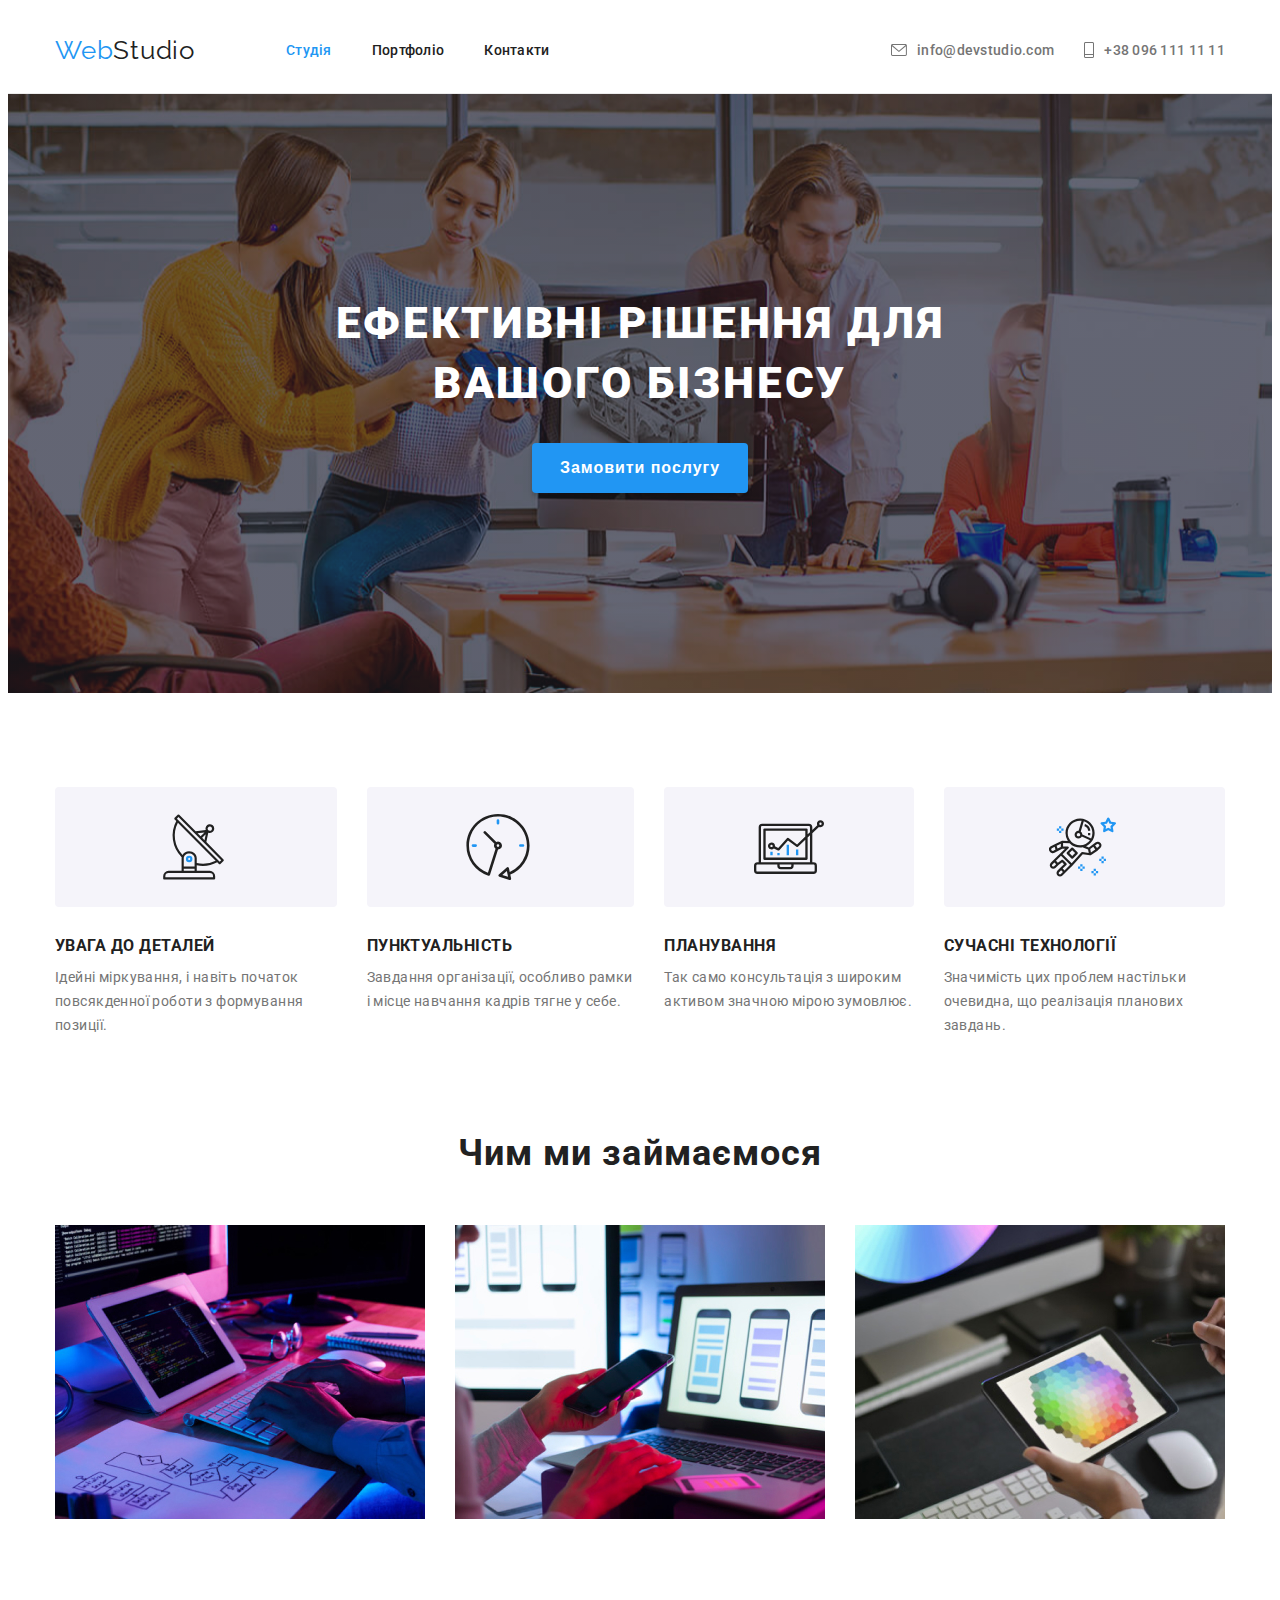
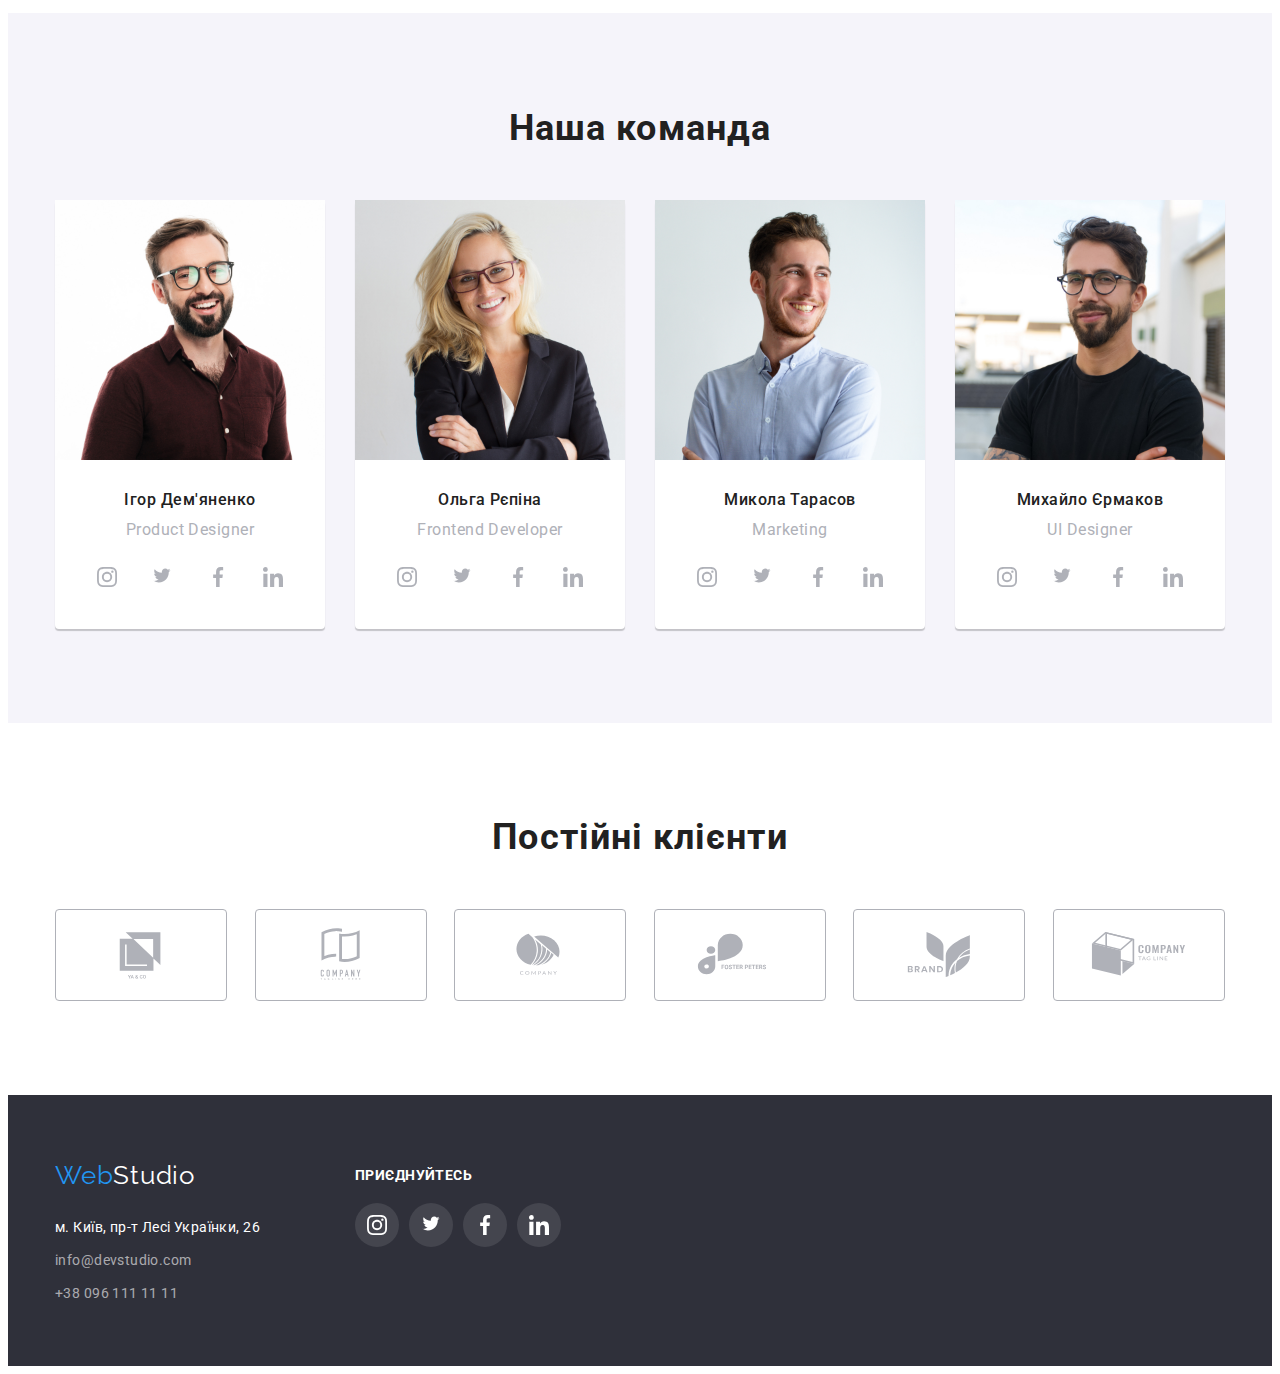
<file: index.html>
<!DOCTYPE html>
<html lang="uk">

<head>
    <meta charset="UTF-8">
    <meta http-equiv="X-UA-Compatible" content="IE=edge">
    <meta name="viewport" content="width=device-width, initial-scale=1.0">
    <title>WebStudio</title>
    <link rel="preconnect" href="https://fonts.googleapis.com">
    <link rel="preconnect" href="https://fonts.gstatic.com" crossorigin>
    <link
        href="https://fonts.googleapis.com/css2?family=Raleway:wght@700&family=Roboto:wght@400;500;700;900&display=swap"
        rel="stylesheet">
    <link rel="stylesheet" href="https://cdnjs.cloudflare.com/ajax/libs/modern-normalize/1.1.0/modern-normalize.min.css"
        integrity="sha512-wpPYUAdjBVSE4KJnH1VR1HeZfpl1ub8YT/NKx4PuQ5NmX2tKuGu6U/JRp5y+Y8XG2tV+wKQpNHVUX03MfMFn9Q=="
        crossorigin="anonymous" referrerpolicy="no-referrer" />
    <link rel="stylesheet" href="./css/styles.css">
</head>

<body>
    <header class="header">
        <div class="container header-content">
            <nav class="menu-link">
                <a href="./index.html" class="logo"><span class="blue">Web</span>Studio</a>
                <ul class="head-list">
                    <li class="list-nav"><a href="/goit-markup-hw-04/index.html" class="link active">Студія</a></li>
                    <li class="list-nav"><a href="/goit-markup-hw-04/portfolio.html" class="link">Портфоліо</a></li>
                    <li class="list-nav"><a href="" class="link">Контакти</a></li>
                </ul>
            </nav>

            <ul class="contacts">
                <li class="contacts-link">
                    <a href="mailto:info@devstudio.com" class="contact-link link">
                        <svg class="contact-icon envelope-contact">
                            <use href="./images/spite.svg#icon-envelope" width="16px" height="12px"></use>
                        </svg><span>info@devstudio.com</span></a>
                </li>
                <li class="contacts-link">
                    <a href="tel:+380961111111" class="contact-link link">
                        <svg class="contact-icon phone-contact">
                            <use href="./images/spite.svg#icon-mobile" width="10px" height="16px"></use>
                        </svg><span>+38 096 111 11 11</span></a>
                </li>
            </ul>
        </div>

    </header>


    <main>
        <!-- Ефективні рішення для вашого бізнесу -->
        <section class="interest hero">
            <div class="container">
                <h1 class="hero-title">Ефективні рішення для вашого бізнесу</h1>
                <button type="button" class="service">Замовити послугу</button>
            </div>
        </section>

        <!-- Чим ми займаємося -->
        <section class="work-section">
            <div class="container">
                <h2 class="hidden">Плюси</h2>
                <ul class="work">
                    <li class="work-list">
                        <div class="work-preview">
                            <svg class="work-icon">
                                <use href="./images/spite.svg#icon-antenna" width="65px" height="70px"></use>
                            </svg>
                        </div>
                        <h3 class="work-title">УВАГА ДО ДЕТАЛЕЙ</h3>
                        <p class="work-text">Ідейні міркування, і навіть початок повсякденної роботи з формування
                            позиції.
                        </p>
                    </li>
                    <li class="work-list">
                        <div class="work-preview">
                            <svg class="work-icon">
                                <use href="./images/spite.svg#icon-clock" width="66px" height="70px"></use>
                            </svg>
                        </div>
                        <h3 class="work-title">ПУНКТУАЛЬНІСТЬ</h3>
                        <p class="work-text">Завдання організації, особливо рамки і місце навчання кадрів тягне у себе.
                        </p>
                    </li>
                    <li class="work-list">
                        <div class="work-preview">
                            <svg class="work-icon">
                                <use href="./images/spite.svg#icon-diagram" width="70px" height="70px"></use>
                            </svg>
                        </div>
                        <h3 class="work-title">ПЛАНУВАННЯ</h3>
                        <p class="work-text">Так само консультація з широким активом значною мірою зумовлює.</p>
                    </li>
                    <li class="work-list">
                        <div class="work-preview">
                            <svg class="work-icon">
                                <use href="./images/spite.svg#icon-astronaut" width="67px" height="70px"></use>
                            </svg>
                        </div>
                        <h3 class="work-title">СУЧАСНІ ТЕХНОЛОГІЇ</h3>
                        <p class="work-text">Значимість цих проблем настільки очевидна, що реалізація планових завдань.
                        </p>
                    </li>
                </ul>
            </div>
        </section>
        <section class="interest">
            <div class="container">
                <h2 class="examples-title">Чим ми займаємося</h2>
                <ul class="examples-list">
                    <li class="examples-list-li"><img src="./images/direction1.jpg" alt="напрям один" width="370"></li>
                    <li class="examples-list-li"><img src="./images/direction2.jpg" alt="напрям два" width="370"></li>
                    <li class="examples-list-li"><img src="./images/direction3.jpg" alt="напрям три" width="370"></li>
                </ul>
            </div>
        </section>

        <!-- Наша команда -->
        <section class="our-team interest">
            <div class="container">
                <h2 class="section-title">Наша команда</h2>
                <ul class="best-team">
                    <li class="best-team-item">

                        <img src="./images/igor.jpg" alt="перший член команди" width="270">
                        <div class="best-team-descr">
                            <h3 class="name">Ігор Дем'яненко</h3>
                            <p class="profession" lang="en">Product Designer</p>
                            <ul class="reset-list team-device">
                                <li>
                                    <a href="" class="apps">
                                        <svg class="team-application">
                                            <use href="./images/spite.svg#icon-instagram" width="20px" height="20px">
                                            </use>
                                        </svg>
                                    </a>
                                </li>
                                <li>
                                    <a href="" class="apps">
                                        <svg class="team-application">
                                            <use href="./images/spite.svg#icon-twitter" width="20" height="17"></use>
                                        </svg>
                                    </a>
                                </li>
                                <li>
                                    <a href="" class="apps">
                                        <svg class="team-application">
                                            <use href="./images/spite.svg#icon-facebook" width="20px" height="20"></use>
                                        </svg>
                                    </a>
                                </li>
                                <li>
                                    <a href="" class="apps">
                                        <svg class="team-application">
                                            <use href="./images/spite.svg#icon-linkedin" width="20" height="20"></use>
                                        </svg>
                                    </a>
                                </li>
                            </ul>
                        </div>
                    </li>


                    <li class="best-team-item">
                        <img src="./images/olga.jpg" alt="другий член команди" width="270">
                        <div class="best-team-descr">
                            <h3 class="name">Ольга Рєпіна</h3>
                            <p class="profession">Frontend Developer</p>
                            <ul class="reset-list team-device">
                                <li>
                                    <a href="" class="apps">
                                        <svg class="team-application">
                                            <use href="./images/spite.svg#icon-instagram" width="20px" height="20px">
                                            </use>
                                        </svg>
                                    </a>
                                </li>
                                <li>
                                    <a href="" class="apps">
                                        <svg class="team-application">
                                            <use href="./images/spite.svg#icon-twitter" width="20" height="17"></use>
                                        </svg>
                                    </a>
                                </li>
                                <li>
                                    <a href="" class="apps">
                                        <svg class="team-application">
                                            <use href="./images/spite.svg#icon-facebook" width="20px" height="20"></use>
                                        </svg>
                                    </a>
                                </li>
                                <li>
                                    <a href="" class="apps">
                                        <svg class="team-application">
                                            <use href="./images/spite.svg#icon-linkedin" width="20" height="20"></use>
                                        </svg>
                                    </a>
                                </li>
                            </ul>
                        </div>
                    </li>
                    <li class="best-team-item">
                        <img src="./images/mykola.jpg" alt="третій член команди" width="270">
                        <div class="best-team-descr">
                            <h3 class="name">Микола Тарасов</h3>
                            <p class="profession" lang="en">Marketing</p>
                            <ul class="reset-list team-device">
                                <li>
                                    <a href="" class="apps">
                                        <svg class="team-application">
                                            <use href="./images/spite.svg#icon-instagram" width="20px" height="20px">
                                            </use>
                                        </svg>
                                    </a>
                                </li>
                                <li>
                                    <a href="" class="apps">
                                        <svg class="team-application">
                                            <use href="./images/spite.svg#icon-twitter" width="20" height="17"></use>
                                        </svg>
                                    </a>
                                </li>
                                <li>
                                    <a href="" class="apps">
                                        <svg class="team-application">
                                            <use href="./images/spite.svg#icon-facebook" width="20px" height="20"></use>
                                        </svg>
                                    </a>
                                </li>
                                <li>
                                    <a href="" class="apps">
                                        <svg class="team-application">
                                            <use href="./images/spite.svg#icon-linkedin" width="20" height="20"></use>
                                        </svg>
                                    </a>
                                </li>
                            </ul>
                        </div>
                    </li>
                    <li class="best-team-item">
                        <img src="./images/mykhailo.jpg" alt="четвертий член команди" width="270">
                        <div class="best-team-descr">
                            <h3 class="name">Михайло Єрмаков</h3>
                            <p class="profession" lang="en">UI Designer</p>
                            <ul class="reset-list team-device">
                                <li>
                                    <a href="" class="apps">
                                        <svg class="team-application">
                                            <use href="./images/spite.svg#icon-instagram" width="20px" height="20px">
                                            </use>
                                        </svg>
                                    </a>
                                </li>
                                <li>
                                    <a href="" class="apps">
                                        <svg class="team-application">
                                            <use href="./images/spite.svg#icon-twitter" width="20" height="17"></use>
                                        </svg>
                                    </a>
                                </li>
                                <li>
                                    <a href="" class="apps">
                                        <svg class="team-application">
                                            <use href="./images/spite.svg#icon-facebook" width="20px" height="20"></use>
                                        </svg>
                                    </a>
                                </li>
                                <li>
                                    <a href="" class="apps">
                                        <svg class="team-application">
                                            <use href="./images/spite.svg#icon-linkedin" width="20" height="20"></use>
                                        </svg>
                                    </a>
                                </li>
                            </ul>
                        </div>
                    </li>
                </ul>
            </div>
        </section>
        <!-- Постійні клієнти -->
        <section class="clients">
            <div class="container">
                <h2 class="clients-regular">Постійні клієнти</h2>
                <ul class="reset-list clients-picture">
                    <li class="clients-descr">
                        <a href="" class="clients-company">
                            <svg class="clients-name">
                                <use href="./images/spite.svg#icon-yaco" width="106" height="60"></use>
                            </svg>

                        </a>
                    </li>

                    <li class="clients-descr">
                        <a href="" class="clients-company">
                            <svg class="clients-name">
                                <use href="./images/spite.svg#icon-tagline" width="106" height="60"></use>
                            </svg>
                        </a>
                    </li>
                    <li class="clients-descr">
                        <a href="" class="clients-company">
                            <svg class="clients-name">
                                <use href="./images/spite.svg#icon-company" width="106" height="60"></use>
                            </svg>
                        </a>
                    </li>
                    <li class="clients-descr">
                        <a href="" class="clients-company">
                            <svg class="clients-name">
                                <use href="./images/spite.svg#icon-foster" width="106" height="60"></use>
                            </svg>
                        </a>
                    </li>
                    <li class="clients-descr">
                        <a href="" class="clients-company">
                            <svg class="clients-name">
                                <use href="./images/spite.svg#icon-brand" width="106" height="60"></use>
                            </svg>
                        </a>
                    </li>
                    <li class="clients-descr">
                        <a href="" class="clients-company">
                            <svg class="clients-name">
                                <use href="./images/spite.svg#icon-companytagline" width="106" height="60"></use>
                            </svg>
                        </a>
                    </li>

                </ul>
            </div>
        </section>
    </main>
    <footer class="footer">
        <div class="container footer-wrapper">
            <div class="footer-option">
                <a href="./index.html" class="logo-footer"><span class="blue">Web</span>Studio</a>
                <address>

                    <ul class="footer-list">
                        <li class="footer-list-item">
                            <a href="https://www.google.com/maps/place/%D0%9B%D0%B5%D1%81%D0%B8+%D0%A3%D0%BA%D1%80%D0%B0%D0%B8%D0%BD%D0%BA%D0%B8+7/@50.4340225,30.5316546,17z/data=!3m1!4b1!4m5!3m4!1s0x40d4cfd612e83011:0x87edecf81f4151b6!8m2!3d50.4340225!4d30.5316546"
                                class="footer-list">м.
                                Київ, пр-т Лесі Українки, 26</a>
                        </li>
                        <li class="footer-list-item">
                            <a href="mailto:info@devstudio.com" class="footer-nav">info@devstudio.com</a>
                        </li>
                        <li class="footer-list-item">
                            <a href="tel:+380961111111" class="footer-nav">+38 096 111 11 11</a>
                        </li>
                    </ul>
                </address>
            </div>
            <div class="footer-apps">
                <p class="enjoy">приєднуйтесь</p>
                <ul class="reset-list footer-list-nav">
                    <li>
                        <a href="" class="apps social-apps">
                            <svg class="team-application">
                                <use href="./images/spite.svg#icon-instagram" width="20px" height="20px"></use>
                            </svg>
                        </a>
                    </li>
                    <li>
                        <a href="" class="apps social-apps">
                            <svg class="team-application">
                                <use href="./images/spite.svg#icon-twitter" width="20" height="17"></use>
                            </svg>
                        </a>
                    </li>
                    <li>
                        <a href="" class="apps social-apps">
                            <svg class="team-application">
                                <use href="./images/spite.svg#icon-facebook" width="20px" height="20"></use>
                            </svg>
                        </a>
                    </li>
                    <li>
                        <a href="" class="apps social-apps">
                            <svg class="team-application">
                                <use href="./images/spite.svg#icon-linkedin" width="20" height="20"></use>
                            </svg>
                        </a>
                    </li>
                </ul>
            </div>

        </div>

    </footer>
</body>

</html>
</file>
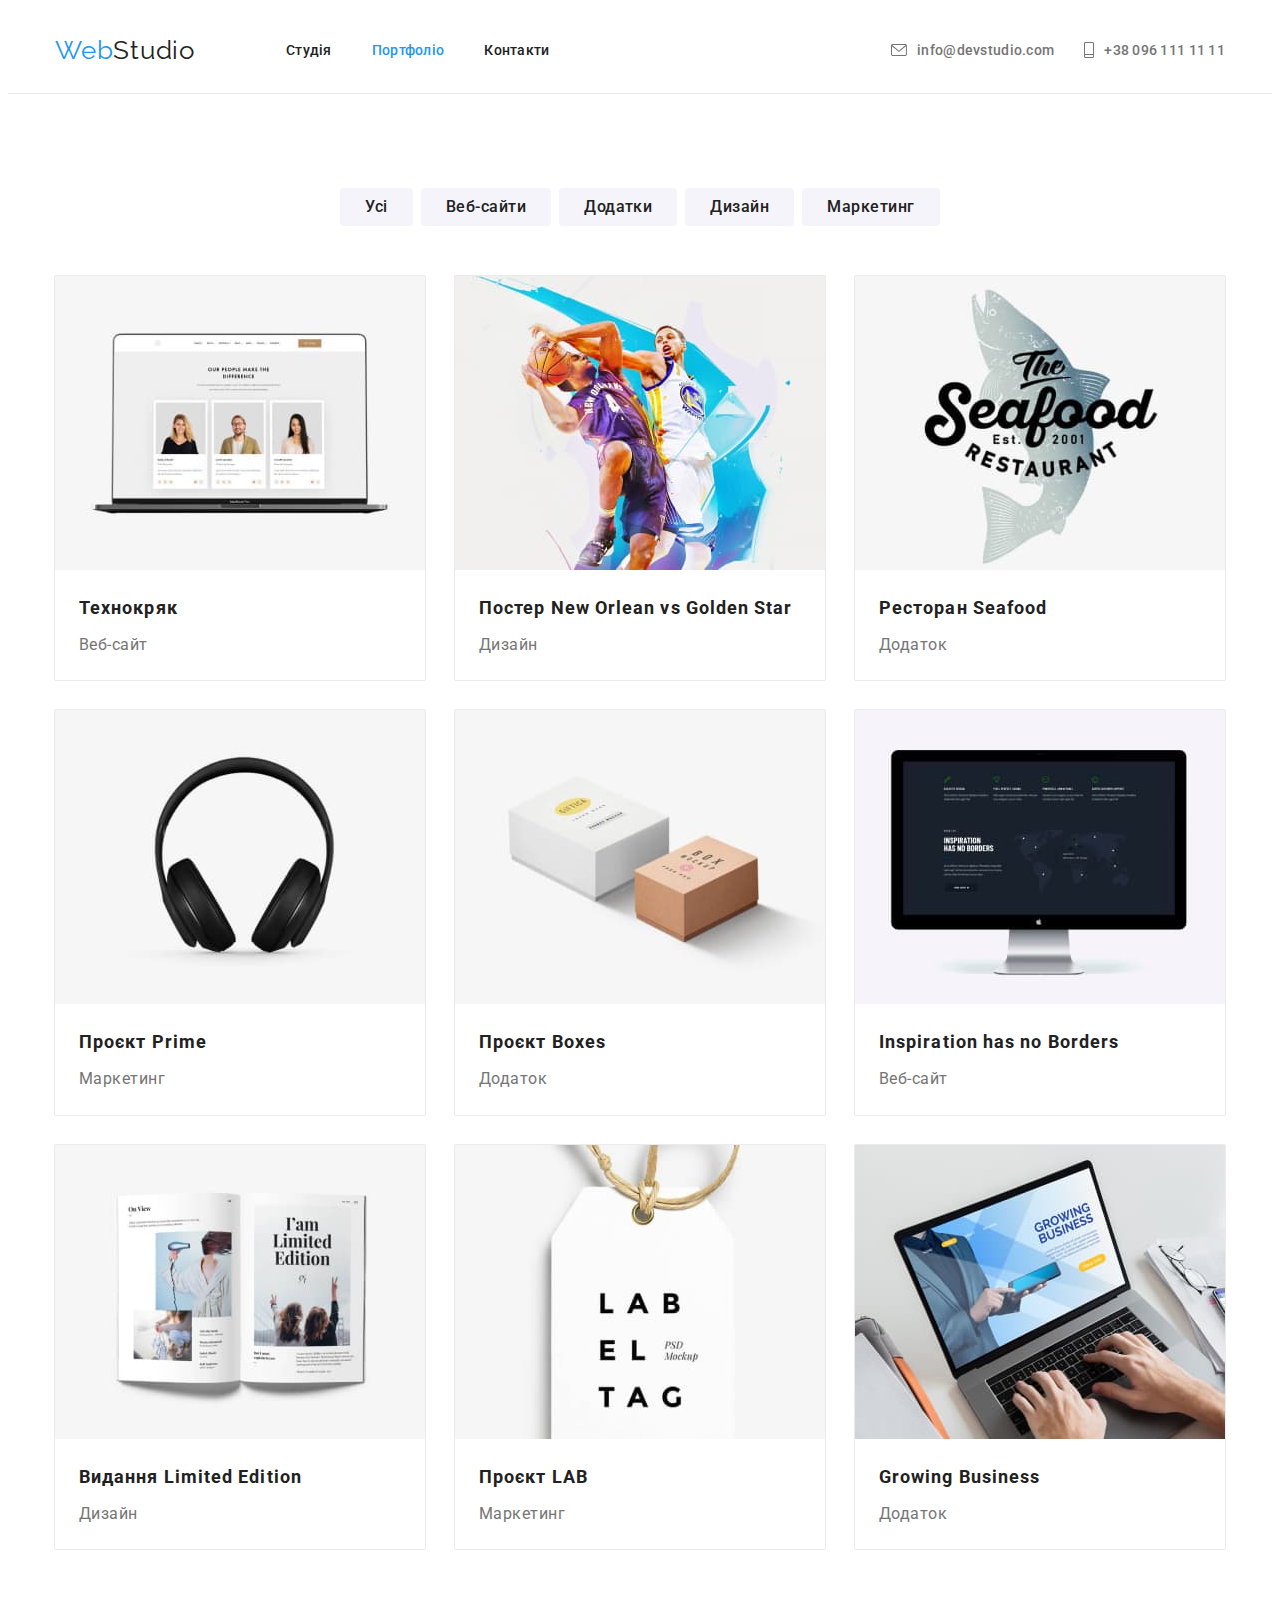
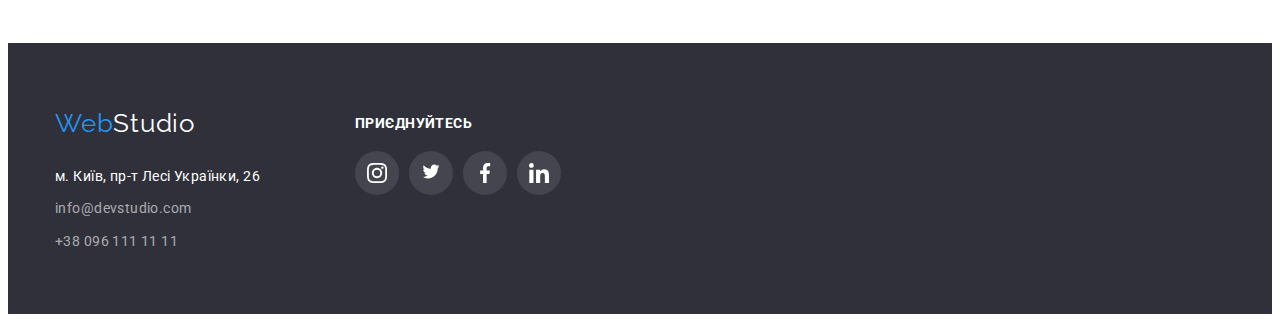
<file: portfolio.html>
<!DOCTYPE html>
<html lang="uk">

<head>
    <meta charset="UTF-8">
    <meta http-equiv="X-UA-Compatible" content="IE=edge">
    <meta name="viewport" content="width=device-width, initial-scale=1.0">
    <title>WebStudio</title>
    <link rel="preconnect" href="https://fonts.googleapis.com">
    <link rel="preconnect" href="https://fonts.gstatic.com" crossorigin>
    <link
        href="https://fonts.googleapis.com/css2?family=Raleway:wght@700&family=Roboto:wght@400;500;700;900&display=swap"
        rel="stylesheet">
    <link rel="stylesheet" href="https://cdnjs.cloudflare.com/ajax/libs/modern-normalize/1.1.0/modern-normalize.min.css"
        integrity="sha512-wpPYUAdjBVSE4KJnH1VR1HeZfpl1ub8YT/NKx4PuQ5NmX2tKuGu6U/JRp5y+Y8XG2tV+wKQpNHVUX03MfMFn9Q=="
        crossorigin="anonymous" referrerpolicy="no-referrer" />
    <link rel="stylesheet" href="./css/styles.css">
</head>

<body>

    <header class="header">
        <div class="container header-content">
            <nav class="menu-link">
                <a href="./index.html" class="logo"><span class="blue">Web</span>Studio</a>
                <ul class="head-list">
                    <li class="list-nav"><a href="/goit-markup-hw-04/index.html" class="link ">Студія</a></li>
                    <li class="list-nav"><a href="/goit-markup-hw-04/portfolio.html" class="link active">Портфоліо</a>
                    </li>
                    <li class="list-nav"><a href="" class="link">Контакти</a></li>
                </ul>
            </nav>

            <ul class="contacts">
                <li class="contacts-link">
                    <a href="mailto:info@devstudio.com" class="contact-link link">
                        <svg class="contact-icon envelope-contact">
                            <use href="./images/spite.svg#icon-envelope" width="16px" height="12px"></use>
                        </svg><span>info@devstudio.com</span></a>
                </li>
                <li class="contacts-link">
                    <a href="tel:+380961111111" class="contact-link link">
                        <svg class="contact-icon phone-contact">
                            <use href="./images/spite.svg#icon-mobile" width="10px" height="16px"></use>
                        </svg><span>+38 096 111 11 11</span></a>
                </li>
            </ul>
        </div>

    </header>



    <main>

        <section class="interest">
            <div class="container">
                <h1 class="hidden">Портфоліо</h1>
                <ul class="reset-list filter">
                    <li><button type="button" class="menu-button">Усі</button></li>
                    <li><button type="button" class="menu-button">Веб-сайти</button></li>
                    <li><button type="button" class="menu-button">Додатки</button></li>
                    <li><button type="button" class="menu-button">Дизайн</button></li>
                    <li><button type="button" class="menu-button">Маркетинг</button></li>
                </ul>

                <ul class="descr">

                    <li class="features">
                        <a class="card" href="">
                            <img src="./images/card1squoosh.jpg" alt="технологія" width="370">
                            <div class="features-descr">
                                <h2 class="title">Технокряк</h2>
                                <p class="menu">Веб-сайт</p>
                            </div>
                        </a>
                    </li>
                    <li class="features"><a class="card" href="">
                            <img src="./images/card2squoosh.jpg" alt="дизайн" width="370">
                            <div class="features-descr">
                                <h2 class="title">Постер New Orlean vs Golden Star</h2>
                                <p class="menu">Дизайн</p>
                            </div>
                        </a></li>
                    <li class="features"><a class="card" href="">
                            <img src="./images/card3squoosh.jpg" alt="ресторан" width="370">
                            <div class="features-descr">
                                <h2 class="title">Ресторан Seafood</h2>
                                <p class="menu">Додаток</p>
                            </div>
                        </a></li>
                    <li class="features"><a class="card" href="">
                            <img src="./images/card4squoosh.jpg" alt="маркетинг" width="370">
                            <div class="features-descr">
                                <h2 class="title">Проєкт Prime</h2>
                                <p class="menu">Маркетинг</p>
                            </div>
                        </a></li>
                    <li class="features"><a class="card" href="">
                            <img src="./images/card5squoosh.jpg" alt="додаток" width="370">
                            <div class="features-descr">
                                <h2 class="title">Проєкт Boxes</h2>
                                <p class="menu">Додаток</p>
                            </div>
                        </a></li>
                    <li class="features"><a class="card" href="">
                            <img src="./images/card6squoosh.jpg" alt="веб-сайт" width="370">
                            <div class="features-descr">
                                <h2 class="title">Inspiration has no Borders</h2>
                                <p class="menu">Веб-сайт</p>
                            </div>
                        </a></li>
                    <li class="features"><a class="card" href="">
                            <img src="./images/card7squoosh.jpg" alt="дизайн" width="370">
                            <div class="features-descr">
                                <h2 class="title">Видання Limited Edition</h2>
                                <p class="menu">Дизайн</p>
                            </div>
                        </a></li>
                    <li class="features"><a class="card" href="">
                            <img src="./images/card8squoosh.jpg" alt="Маркетинг" width="370">
                            <div class="features-descr">
                                <h2 class="title">Проєкт LAB</h2>
                                <p class="menu">Маркетинг</p>
                            </div>
                        </a></li>
                    <li class="features"><a class="card" href="">
                            <img src="./images/card9squoosh.jpg" alt="Додаток" width="370">
                            <div class="features-descr">
                                <h2 class="title">Growing Business</h2>
                                <p class="menu">Додаток</p>
                            </div>
                        </a></li>
                </ul>
            </div>
        </section>
    </main>

    <footer class="footer">
        <div class="container footer-wrapper">
            <div class="footer-option">
                <a href="./index.html" class="logo-footer"><span class="blue">Web</span>Studio</a>
                <address>

                    <ul class="footer-list">
                        <li class="footer-list-item">
                            <a href="https://www.google.com/maps/place/%D0%9B%D0%B5%D1%81%D0%B8+%D0%A3%D0%BA%D1%80%D0%B0%D0%B8%D0%BD%D0%BA%D0%B8+7/@50.4340225,30.5316546,17z/data=!3m1!4b1!4m5!3m4!1s0x40d4cfd612e83011:0x87edecf81f4151b6!8m2!3d50.4340225!4d30.5316546"
                                class="footer-list">м.
                                Київ, пр-т Лесі Українки, 26</a>
                        </li>
                        <li class="footer-list-item">
                            <a href="mailto:info@devstudio.com" class="footer-nav">info@devstudio.com</a>
                        </li>
                        <li class="footer-list-item">
                            <a href="tel:+380961111111" class="footer-nav">+38 096 111 11 11</a>
                        </li>
                    </ul>
                </address>
            </div>
            <div class="footer-apps">
                <p class="enjoy">приєднуйтесь</p>
                <ul class="reset-list footer-list-nav">
                    <li>
                        <a href="" class="apps social-apps">
                            <svg class="team-application">
                                <use href="./images/spite.svg#icon-instagram" width="20px" height="20px"></use>
                            </svg>
                        </a>
                    </li>
                    <li>
                        <a href="" class="apps social-apps">
                            <svg class="team-application">
                                <use href="./images/spite.svg#icon-twitter" width="20" height="17"></use>
                            </svg>
                        </a>
                    </li>
                    <li>
                        <a href="" class="apps social-apps">
                            <svg class="team-application">
                                <use href="./images/spite.svg#icon-facebook" width="20px" height="20"></use>
                            </svg>
                        </a>
                    </li>
                    <li>
                        <a href="" class="apps social-apps">
                            <svg class="team-application">
                                <use href="./images/spite.svg#icon-linkedin" width="20" height="20"></use>
                            </svg>
                        </a>
                    </li>
                </ul>
            </div>

        </div>

    </footer>
</body>

</html>
</file>
<file: css/styles.css>
html {
  box-sizing: border-box;
}

*,
*::before,
*::after {
  box-sizing: inherit;
}

:root {
  --title-text-color: #212121;
  --main-color-text: #757575;
  --secondary-color-text: #2196F3;
  --body-color-basic: #FFFFFF;
  --button-background: rgba(245, 244, 250, 1);
  --icon-color: rgba(175, 177, 184, 1);
}

body {
  font-family: 'Roboto', sans-serif;
  background-color: var(--body-color-basic);
  color: var(--title-text-color);
  font-size: 14px;

}

.hidden {
  visibility: hidden;
  overflow: hidden;
  height: 0;
  margin: 0;
}

.reset-list {
  margin: 0;
  padding: 0;
}

.reset-list li {
  list-style: none;
}

.interest {
  padding-top: 94px;
  padding-bottom: 94px;
}

.container {
  box-sizing: border-box;
  width: 1200px;
  padding: 0 15px;
  margin: 0 auto;
}

/* head */
.header {
  border-bottom: 1px solid rgba(236, 236, 236, 1);
}

.header-content {
  display: flex;
  justify-content: space-between;
  align-items: center;
}

.menu-link {
  display: flex;
  justify-content: space-between;
  align-items: center;
}

.logo {
  font-family: 'Raleway', sans-serif;
  font-size: 26px;
  line-height: 1.6;
  margin-right: 91px;
  text-decoration: none;
  color: var(--title-text-color);
  letter-spacing: 0.03em;

}

.logo .blue {
  color: var(--secondary-color-text);
}

.white {
  color: var(--body-color-basic);
}

.head-list {
  padding: 0;
  margin: 0;
  align-items: center;
  display: flex;
  letter-spacing: 0.02em;
  list-style: none;
}

.list-nav {

  padding-top: 34px;
  padding-bottom: 34px;
  margin-right: 40px;
}

.list-nav:last-child {
  margin: 0;

}

.contacts {
  display: flex;
  list-style-type: none;
  margin: 0;
  padding: 0;
}



.contacts-link {

  margin-right: 30px;

}

.contact-link {
  display: flex;
  gap: 10px;
  align-items: center;
}

.contact-link:hover .contact-icon,
.contact-link:focus .contact-icon {
  fill: var(--secondary-color-text);

}

.phone-contact {
  width: 10px;
  height: 16px;
}

.envelope-contact {
  width: 16px;
  height: 12px;
}

.contact-icon {
  fill: var(--main-color-text);
}


.contacts li:last-child {
  margin-right: 0;
}

.link {
  font-weight: 500;
  line-height: 1.2;
  text-decoration: none;
  color: var(--title-text-color);
  letter-spacing: 0.02em;
}

.contacts .link {
  color: var(--main-color-text);
}

.link:hover,
.link:focus,
.link.active {
  color: var(--secondary-color-text);
}

/* main studio */

/* choose */
.hero {
  background-color: #2F303A;
  text-align: center;
  padding-top: 200px;
  padding-bottom: 200px;
  background-image: linear-gradient(rgba(47, 48, 58, 0.4), rgba(47, 48, 58, 0.4)), url(../images/bg.png);
  background-position: center;
  background-repeat: no-repeat;
  max-width: 1600px;
  margin: 0 auto;
}

.hero-title {
  margin: 0 auto 30px auto;
  width: 696px;
  color: var(--body-color-basic);
  font-weight: 900;
  font-size: 44px;
  line-height: 1.36;
  text-transform: uppercase;
  text-align: center;
  letter-spacing: 0.06em;
}

.service {
  width: 216px;
  height: 50px;
  border: none;
  background: var(--secondary-color-text);
  box-shadow: 0px 4px 4px rgba(0, 0, 0, 0.15);
  border-radius: 4px;
  font-weight: 700;
  font-size: 16px;
  line-height: 1.9;
  text-align: center;
  color: var(--body-color-basic);
  cursor: pointer;
  letter-spacing: 0.06em;
}

/* <!-- Чим ми займаємося --> */
.work-section {
  padding: 94px 0 0 0;
}

.work {
  display: flex;
  gap: 30px;
  margin: 0;
  padding: 0;
  justify-content: space-between;
  line-height: 1.2;
  color: var(--title-text-color);
  list-style: none;
}


.work-title {
  line-height: 1.15;
  text-transform: uppercase;
  letter-spacing: 0.03em;
  padding: 0;
  margin: 0;
}


.work-text {
  line-height: 1.71;
  color: var(--main-color-text);
  letter-spacing: 0.03em;
  padding: 0;
  margin: 10px 0 0 0;
}

.work-preview {
  display: flex;
  justify-content: center;
  align-items: center;
  text-align: center;
  margin-bottom: 30px;
  border-radius: 4px;
  min-height: 120px;
  background-color: var(--button-background);
}

.work-icon {
  width: 70px;
  height: 70px;
}

/* Приклади */
.examples-title {
  margin: 0 0 50px 0;
  font-size: 36px;
  Line-height: 1.2;
  letter-spacing: 0.03em;
  text-align: center;
  color: var(--title-text-color);
  letter-spacing: 0.03em;
}

.examples-list {
  display: flex;
  justify-content: space-between;
  list-style-type: none;
  margin: 0;
  padding: 0;
}

.examples-list-li {
  display: block;
}

.examples-list li:last-child {
  margin-right: 0;
}

img {
  display: block;
}

/* < !-- Наша команда --> */
.section-title {
  margin: 0 0 50px 0;
  font-size: 36px;
  line-height: 1.2;
  text-align: center;
  letter-spacing: 0.03em;
}

.our-team {

  background-color: rgba(245, 244, 250, 1);
}

.best-team {
  display: flex;
  padding: 0;
  margin: 0;
  font-size: 36px;
  line-height: 1.2;
  color: var(--title-text-color);
  list-style-type: none;
  letter-spacing: 0.03em;
}


.best-team-item {
  margin-right: 30px;
  background-color: var(--body-color-basic);
  border-radius: 4px;
  box-shadow: 0px 2px 1px 0px rgba(0, 0, 0, 0.2);

}

.team-application {
  fill: var(--icon-color);
  width: 20px;
  height: 20px;
}

.apps.social-apps .team-application {
  fill: var(--body-color-basic);
}

.apps {
  display: flex;
  justify-content: center;
  align-items: center;
  text-decoration: none;
  width: 44px;
  height: 44px;
  border-radius: 50%;
  background-color: rgba(255, 255, 255, 0.1);
  margin-right: 10px;
}

.apps:last-child {
  margin-right: 0;
}

.apps:hover,
.apps:focus {
  background-color: var(--secondary-color-text);
}

.apps:hover .team-application,
.apps:focus .team-application {
  fill: var(--body-color-basic);
}



.team-device {
  display: flex;
  justify-content: space-between;
  margin-top: 16px;
}

.best-team-item:last-child {
  margin-right: 0;
}

.best-team-descr {
  padding: 30px;
}

.name {
  font-weight: 500;
  margin: 0 0 10px 0;
  font-size: 16px;
  line-height: 1.2;
  letter-spacing: 0.03em;
  text-align: center;
}

.profession {
  color: var(--icon-color);
  margin: 0;
  font-size: 16px;
  line-height: 1.2;
  text-align: center;
  letter-spacing: 0.03em;
}

/* заголовок */
.clients-regular {
  margin: 0 0 50px 0;
  padding: 0;
  text-align: center;
  font-size: 36px;
  line-height: 1.16;
  letter-spacing: 0.03em;
}

.clients {
  padding: 94px 0;
}

.clients-list {
  display: flex;
}

.clients-picture {
  display: flex;
  margin: 0;
  justify-content: space-between;
  align-items: center;
  list-style: none;
  padding: 0;
}

.clients-company {
  display: flex;
  justify-content: center;
  align-items: center;
  width: 172px;
  height: 92px;

  border: 1px solid var(--icon-color);
  border-radius: 4px;


}

.clients-descr {
  display: flex;

}

.clients-name {
  width: 106px;
  height: 60px;
  fill: var(--icon-color);
}

.clients-company:hover .clients-name,
.clients-company:focus .clients-name {
  fill: var(--secondary-color-text);
}

.clients-picture {
  display: flex;
}


/* portfolio */


.filter {
  display: flex;
  gap: 8px;
  justify-content: center;
  margin-bottom: 50px;
}

.menu-button {
  background-color: var(--button-background);
  font-weight: 500;
  font-size: 16px;
  line-height: 1.6;
  color: var(--title-text-color);
  border-radius: 4px;
  border: none;
  cursor: pointer;
  font-family: inherit;
  letter-spacing: 0.03em;
  padding: 6px 25px;
  height: 38px;
  border-radius: 4px;
}


.menu-button:hover,
.menu-button:focus {
  background: var(--secondary-color-text);
  color: rgba(245, 244, 250, 1);
  cursor: pointer;
  box-shadow: 0px 2px 2px 0px rgba(0, 0, 0, 0.12);

}


.descr {
  display: flex;
  flex-wrap: wrap;
  gap: 30px;
  padding: 0;
  margin: 0;
  list-style-type: none;
  text-decoration: none;
}


.features-descr {
  padding: 20px 24px;
}

.title {
  margin: 0 0 4px 0;
  font-size: 18px;
  line-height: 2;
  letter-spacing: 2px;
  color: var(--title-text-color);
  text-decoration: none;
  letter-spacing: 0.06em;
}

.card {
  display: block;
  box-shadow: 0 0 1px #888;
  text-decoration: none;
}

.card:hover {
  box-shadow: 1px 4px 6px 0px rgba(0, 0, 0, 0.16),
    0px 4px 4px 0px rgba(0, 0, 0, 0.06),
    0px 1px 1px 0px rgba(0, 0, 0, 0.12);
}

.menu {
  margin: 0;
  font-size: 16px;
  line-height: 1.9;
  color: var(--main-color-text);
  letter-spacing: 0.03em;
}

/* footer */

.footer {
  padding-top: 60px;
  padding-bottom: 60px;
  background-color: #2F303A;
}

.logo-footer {
  font-family: 'Raleway', sans-serif;
  font-size: 26px;
  line-height: 1.6;
  text-decoration: none;
  color: var(--body-color-basic);
  letter-spacing: 0.03em;
}

.logo-footer .blue {
  color: var(--secondary-color-text);
}

.footer-list {
  padding: 0;
  margin: 20px 0 0 0;
  line-height: 1.7;
  color: var(--body-color-basic);
  text-decoration: none;
  list-style: none;
  font-style: normal;
  letter-spacing: 0.03em;
}

.footer-list-item {
  margin-bottom: 9px;
}

.footer-list-item:last-child {
  margin-bottom: 0;
}

.footer-nav {
  line-height: 1.7;
  color: rgba(255, 255, 255, 0.6);
  text-decoration: none;
  font-style: normal;
  Letter-spacing: 0.03em;
}

.footer-wrapper {
  display: flex;
}

.footer-option {

  width: 270px;
  margin: 0;
  padding: 0;
}



.footer-apps {
  margin: 12px 0 0 30px;
  padding: 0;
}

.enjoy {
  margin: 0 0 20px 0;
  font-weight: 700;
  font-size: 14px;
  line-height: 16px;
  letter-spacing: 0.03em;
  text-transform: uppercase;
  color: rgba(255, 255, 255, 1);

}

.footer-list-nav {
  gap: 10px;
  display: flex;
  justify-content: space-between;
  align-items: center;
}



.footer-nav:hover,
.footer-nav:focus {
  color: var(--secondary-color-text);

}
</file>
